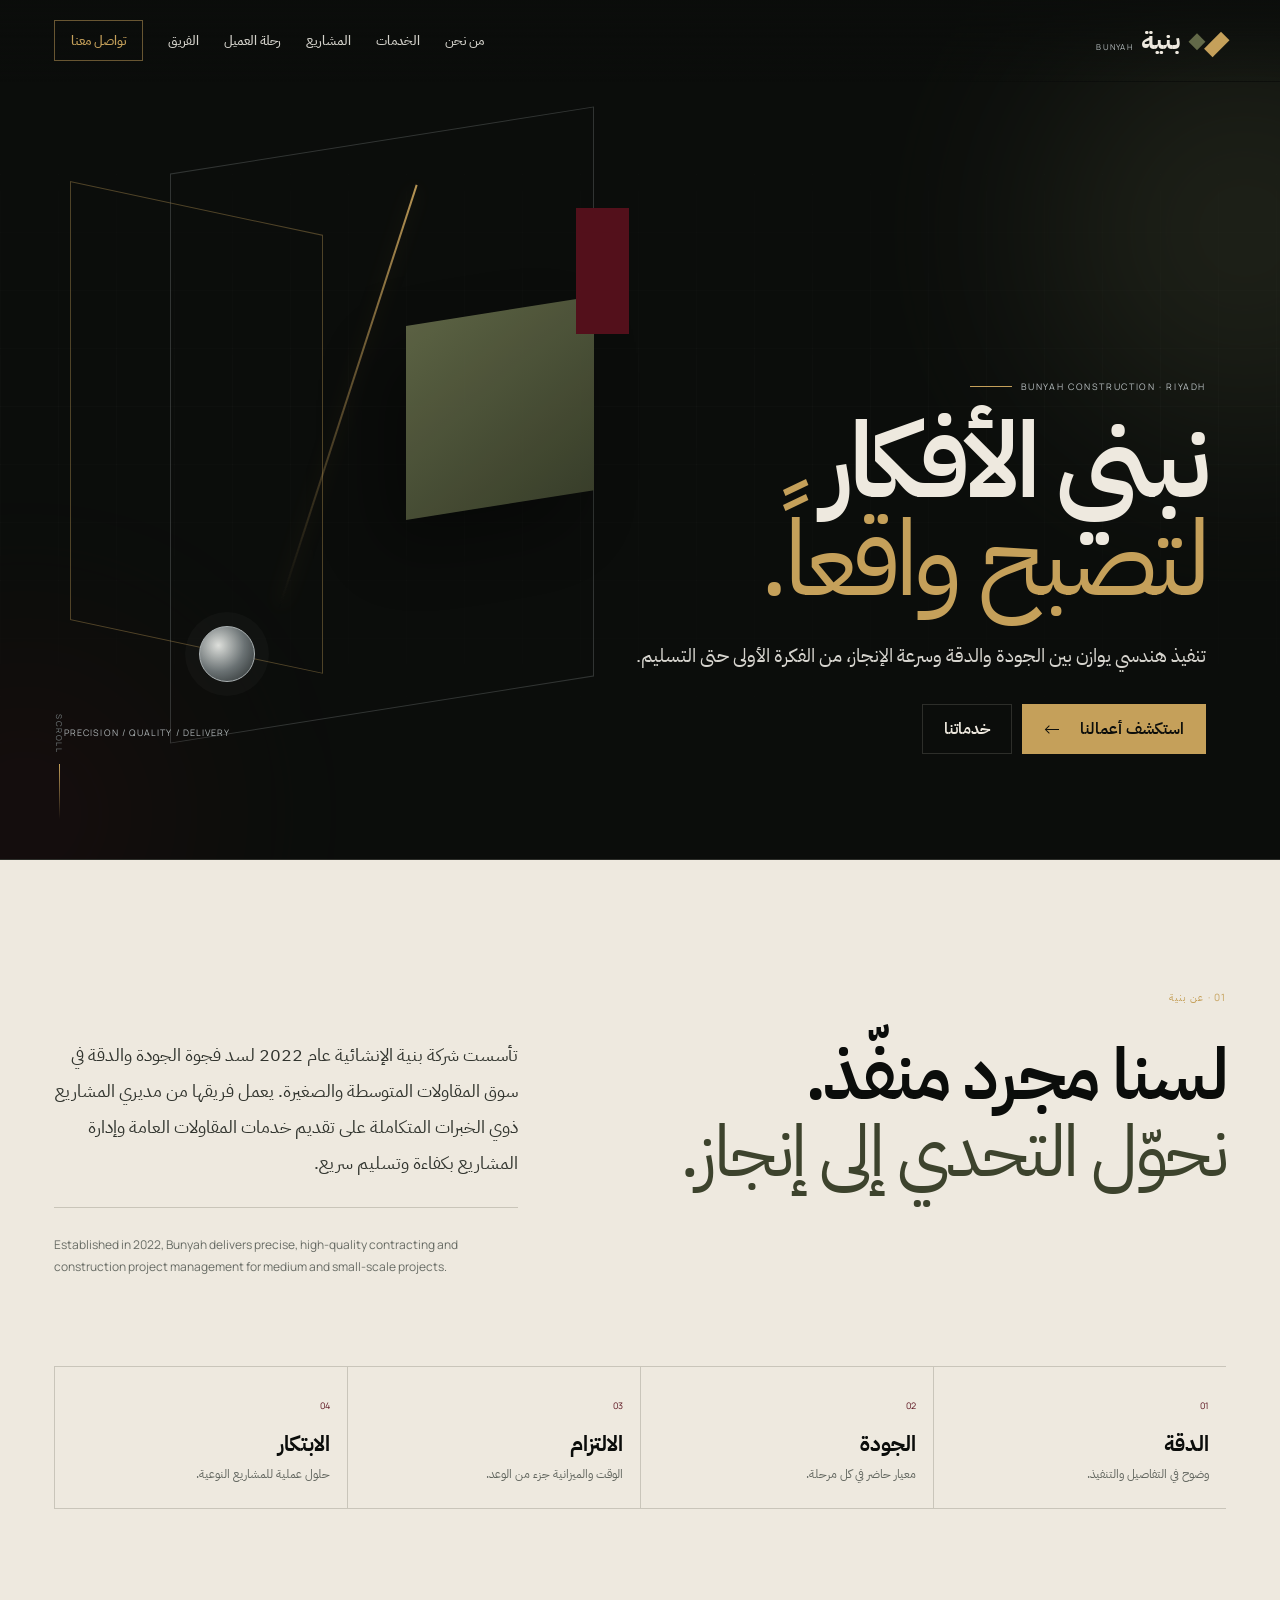
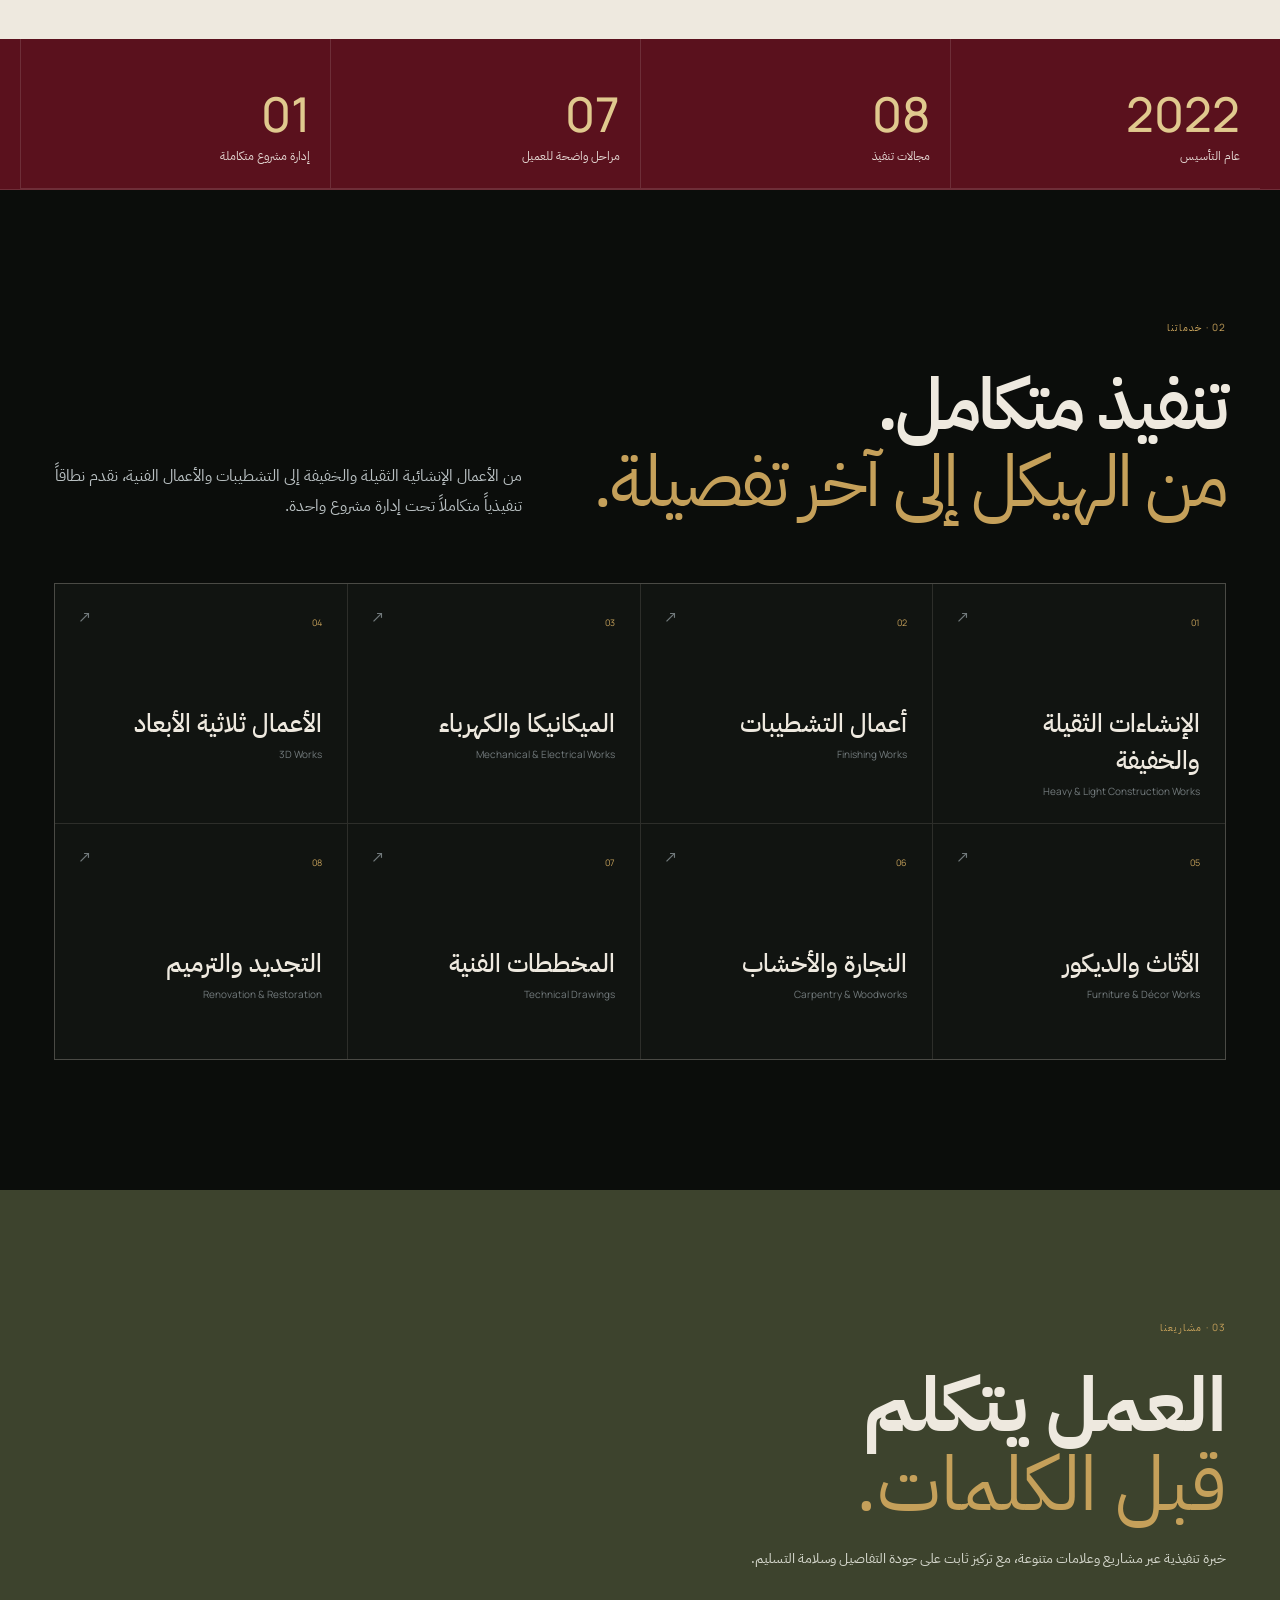
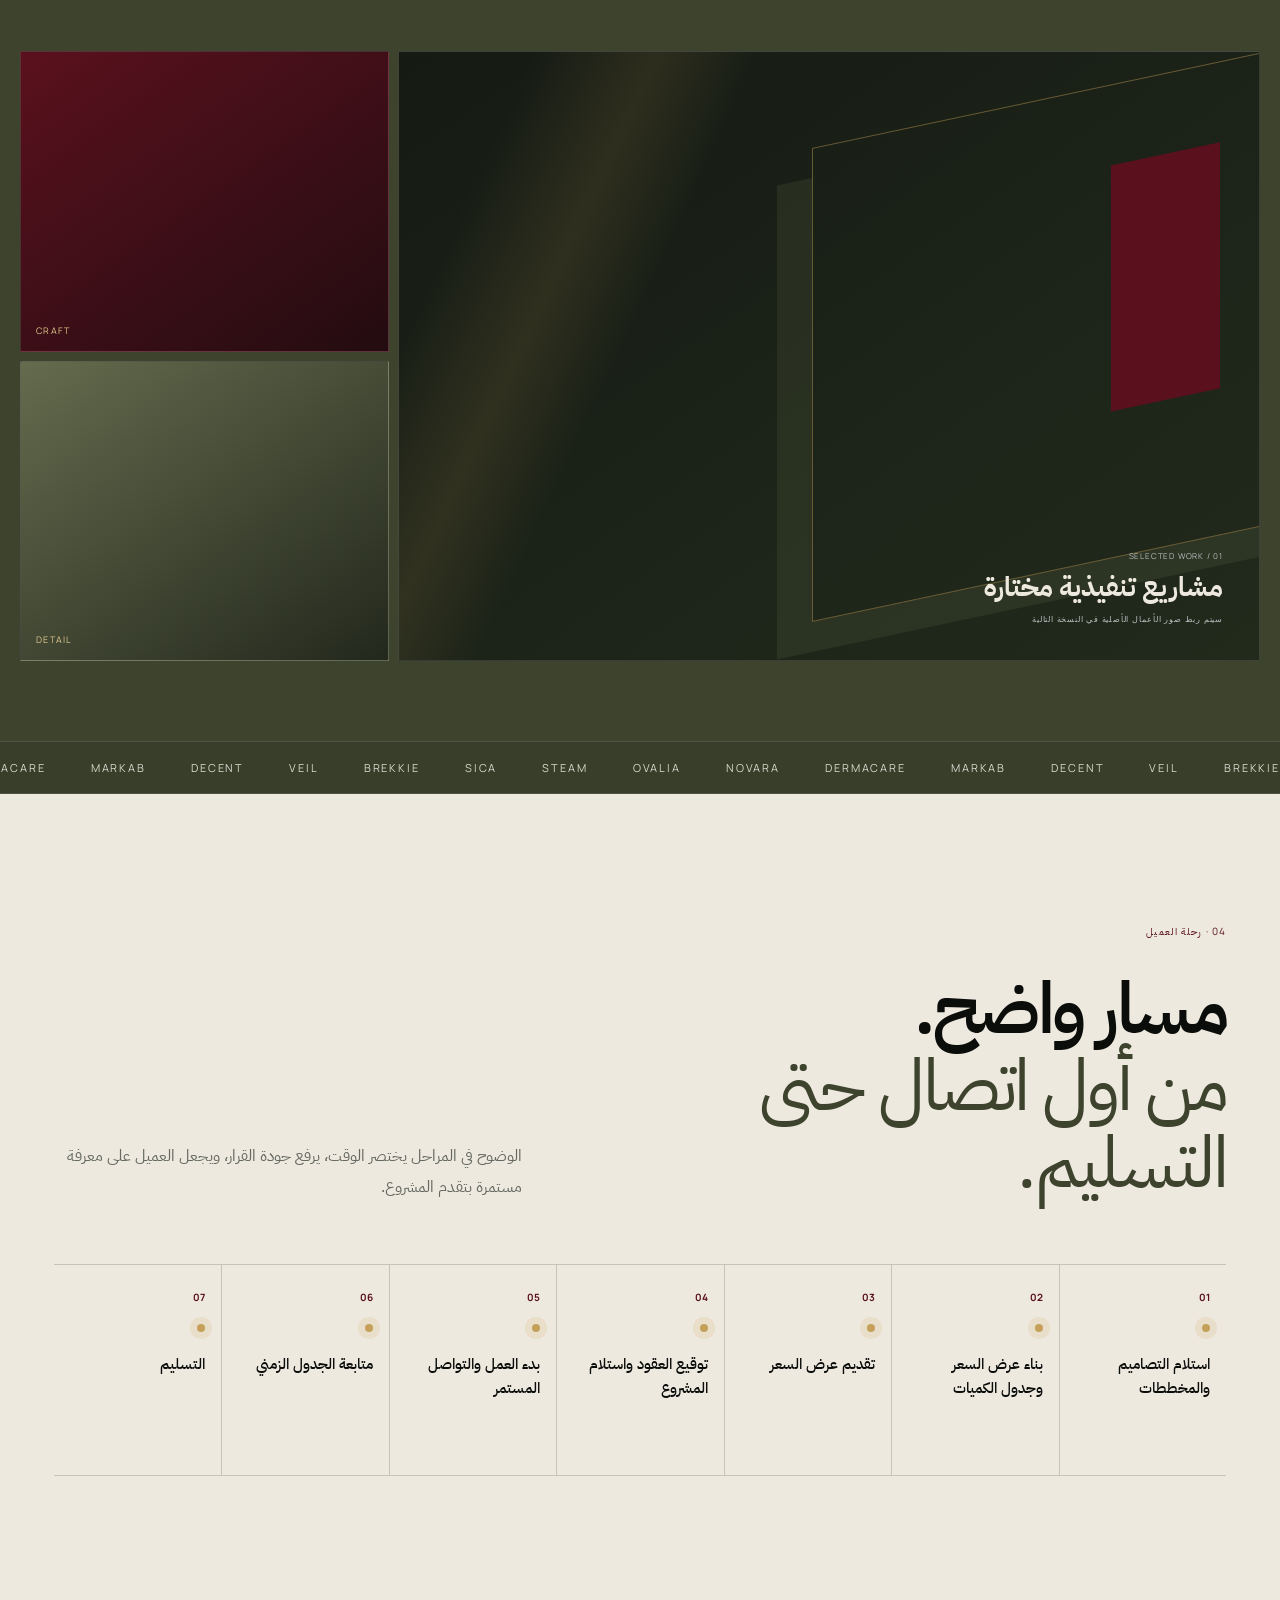
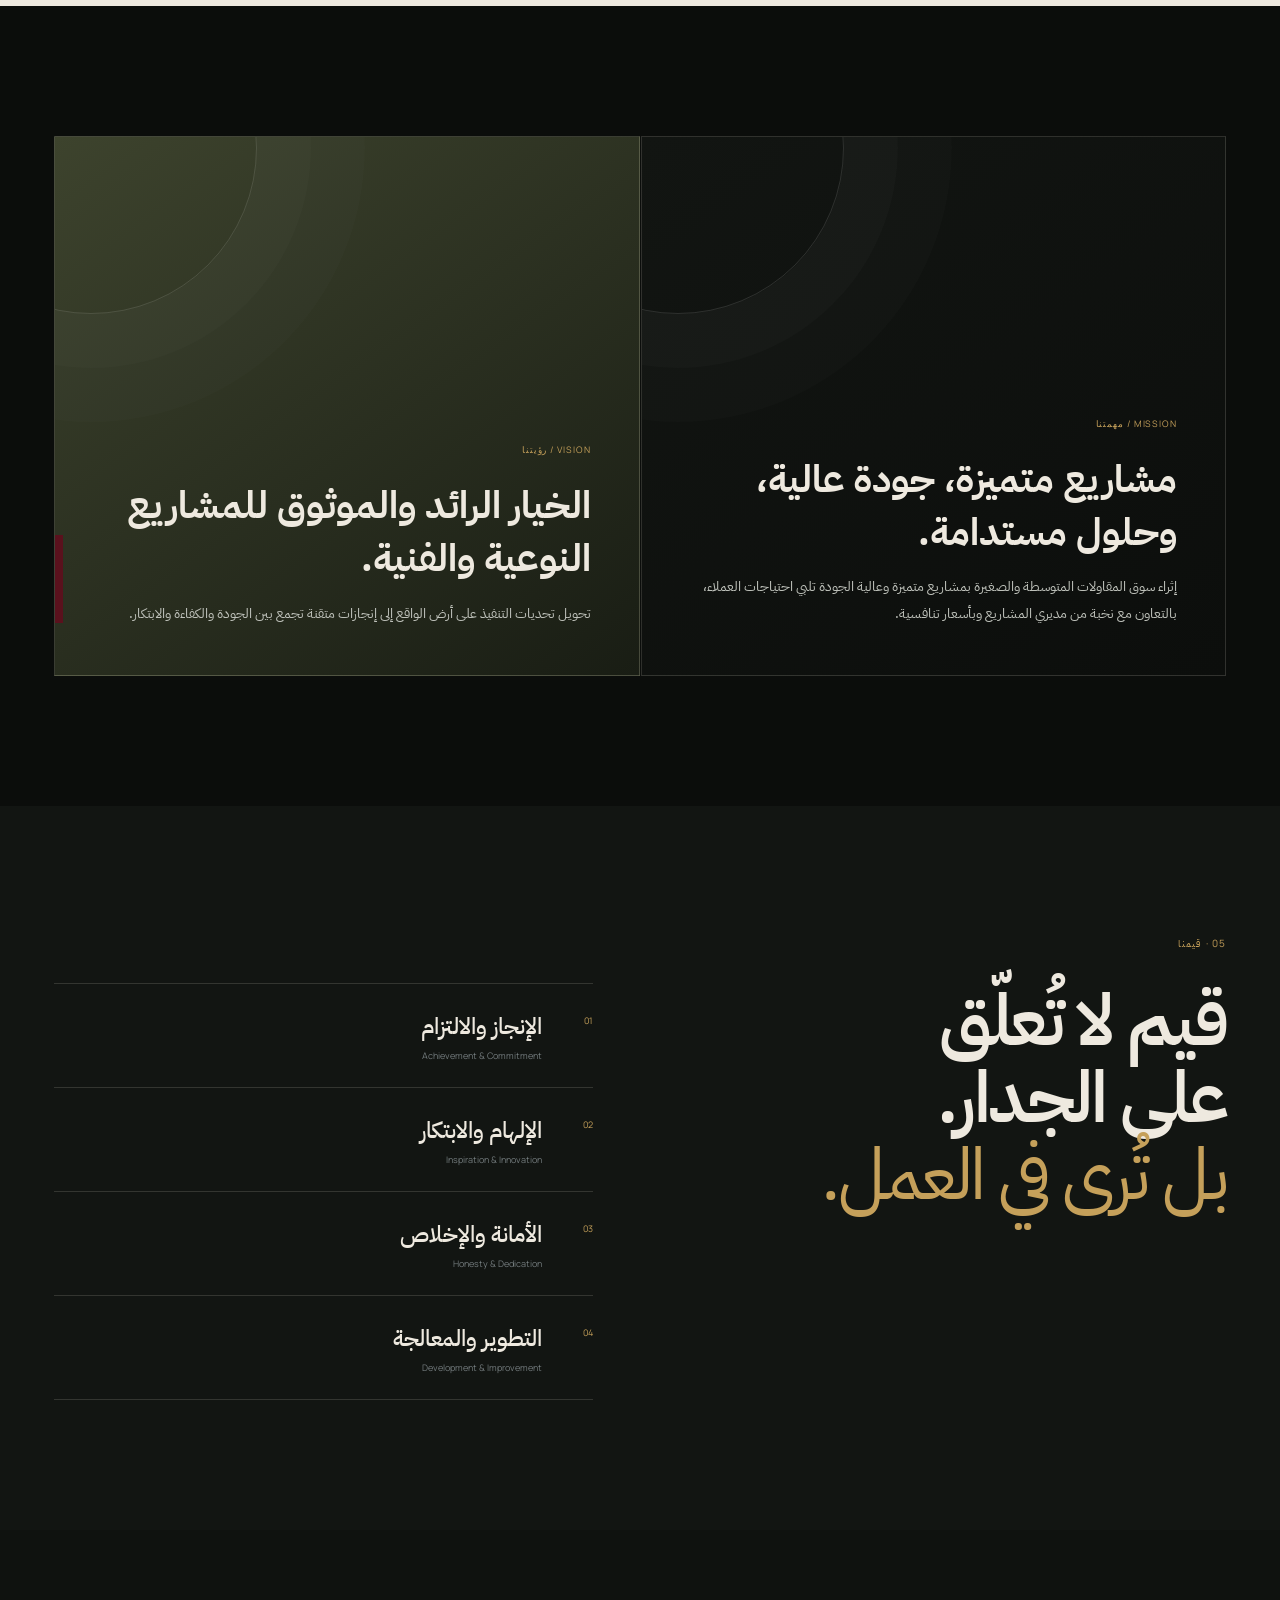
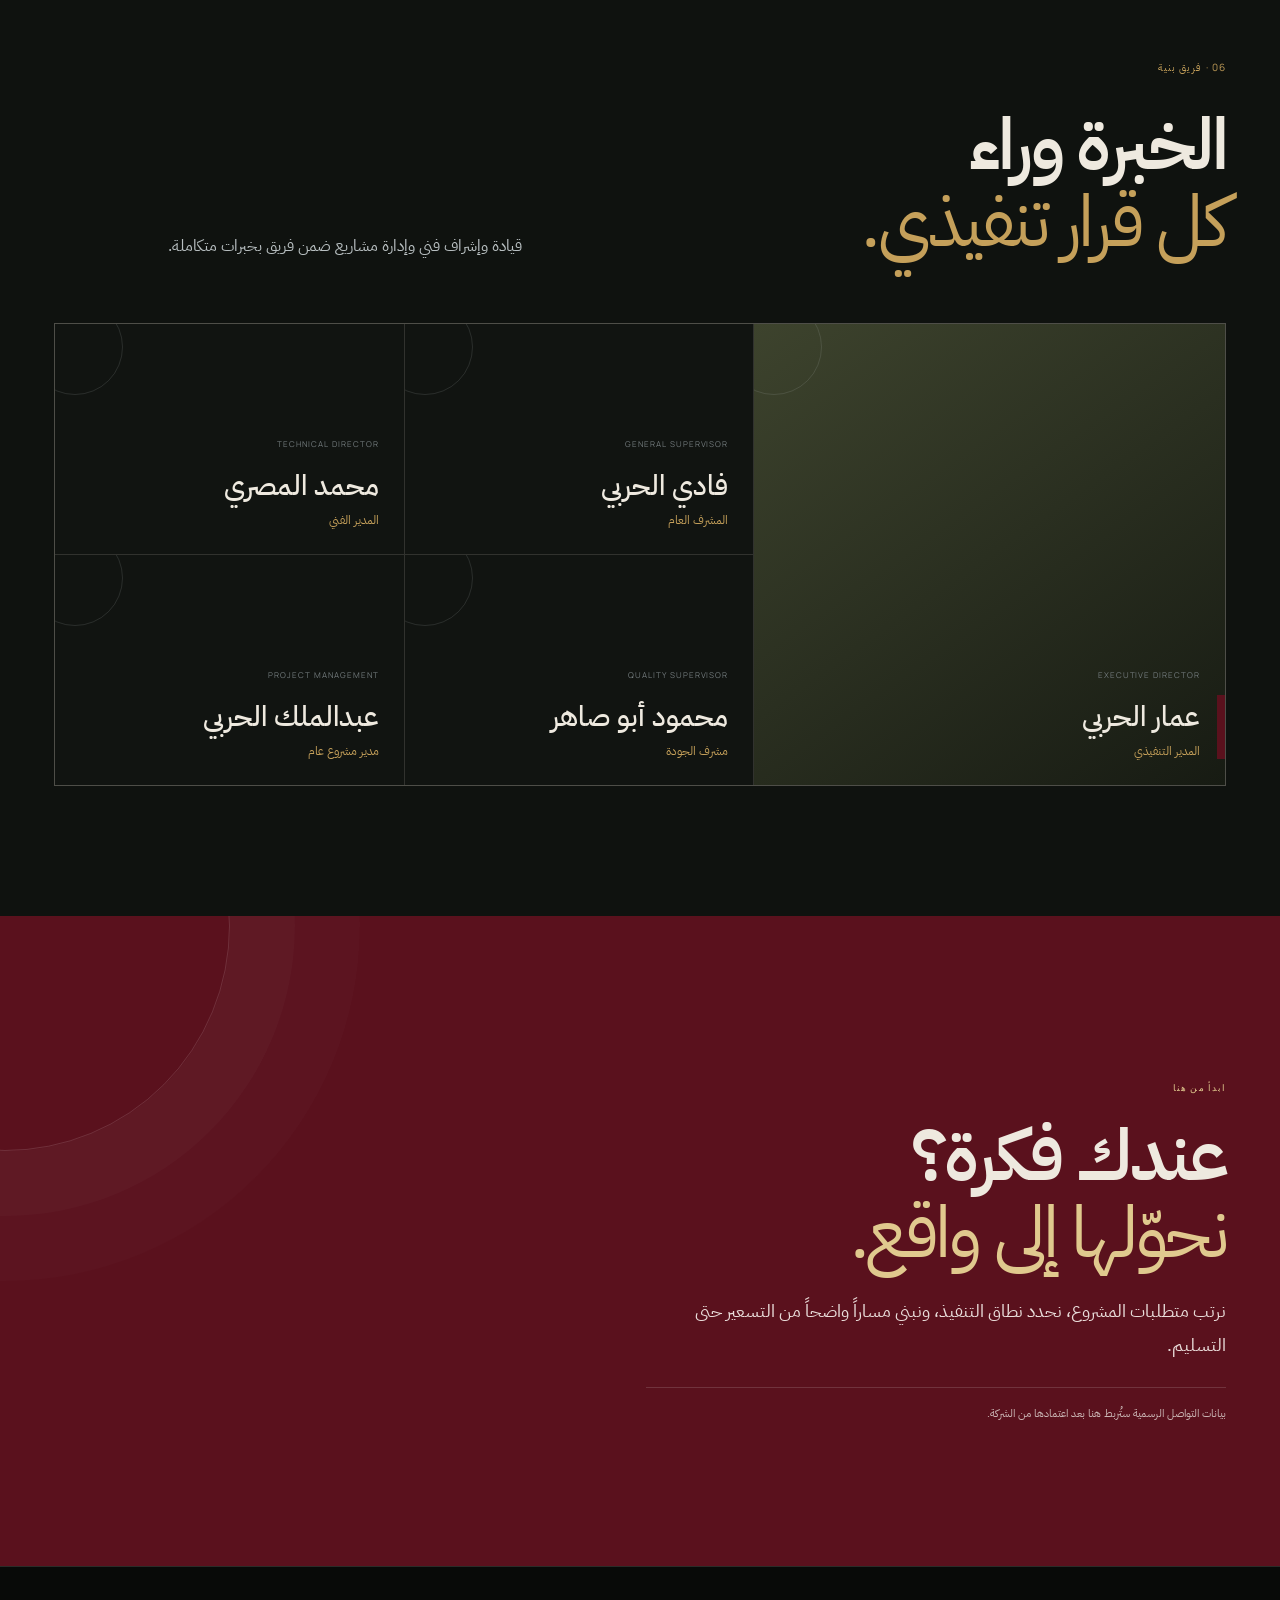
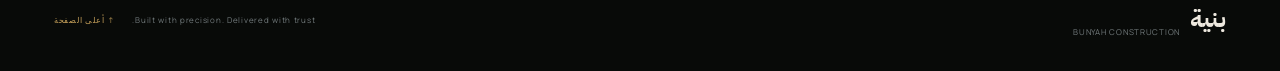
<file: index.html>
<!doctype html>
<html lang="ar" dir="rtl">
<head>
  <meta charset="utf-8" />
  <meta name="viewport" content="width=device-width,initial-scale=1,viewport-fit=cover" />
  <meta name="theme-color" content="#0b0d0b" />
  <meta name="description" content="بنية للإنشاءات — مقاولات عامة، إدارة مشاريع، تشطيبات، أعمال ميكانيكية وكهربائية وحلول تنفيذ متخصصة." />
  <title>بنية للإنشاءات | BUNYAH</title>
  <link rel="preconnect" href="https://fonts.googleapis.com">
  <link rel="preconnect" href="https://fonts.gstatic.com" crossorigin>
  <link href="https://fonts.googleapis.com/css2?family=IBM+Plex+Sans+Arabic:wght@300;400;500;600;700&family=Manrope:wght@400;500;600;700&display=swap" rel="stylesheet">
  <link rel="stylesheet" href="styles.css" />
</head>
<body>
  <header class="site-header" id="top">
    <a class="brand" href="#top" aria-label="بنية - الصفحة الرئيسية">
      <span class="brand-mark" aria-hidden="true"><i></i><i></i></span>
      <span class="brand-name"><b>بنية</b><small>BUNYAH</small></span>
    </a>

    <button class="menu-toggle" type="button" aria-label="فتح القائمة" aria-expanded="false">
      <span></span><span></span>
    </button>

    <nav class="main-nav" aria-label="التنقل الرئيسي">
      <a href="#about">من نحن</a>
      <a href="#services">الخدمات</a>
      <a href="#projects">المشاريع</a>
      <a href="#journey">رحلة العميل</a>
      <a href="#team">الفريق</a>
      <a href="#contact" class="nav-cta">تواصل معنا</a>
    </nav>
  </header>

  <main>
    <section class="hero" aria-labelledby="hero-title">
      <div class="hero-glow hero-glow-a"></div>
      <div class="hero-glow hero-glow-b"></div>

      <div class="hero-content reveal">
        <p class="eyebrow"><span></span>BUNYAH CONSTRUCTION · RIYADH</p>
        <h1 id="hero-title">نبني الأفكار<br><em>لتصبح واقعاً.</em></h1>
        <p class="hero-copy">تنفيذ هندسي يوازن بين الجودة والدقة وسرعة الإنجاز، من الفكرة الأولى حتى التسليم.</p>
        <div class="hero-actions">
          <a class="btn btn-primary" href="#projects">استكشف أعمالنا <b>←</b></a>
          <a class="btn btn-ghost" href="#services">خدماتنا</a>
        </div>
      </div>

      <div class="hero-architecture" aria-hidden="true">
        <div class="arch-frame arch-frame-1"></div>
        <div class="arch-frame arch-frame-2"></div>
        <div class="arch-gold-line"></div>
        <div class="arch-olive-block"></div>
        <div class="arch-oxblood"></div>
        <div class="arch-metal"></div>
        <p>PRECISION / QUALITY / DELIVERY</p>
      </div>

      <div class="scroll-note" aria-hidden="true"><span></span> SCROLL</div>
    </section>

    <section class="statement section-pad reveal" id="about">
      <div class="section-kicker">01 · عن بنية</div>
      <div class="statement-grid">
        <h2>لسنا مجرد منفّذ.<br><em>نحوّل التحدي إلى إنجاز.</em></h2>
        <div class="statement-copy">
          <p>تأسست شركة بنية الإنشائية عام 2022 لسد فجوة الجودة والدقة في سوق المقاولات المتوسطة والصغيرة. يعمل فريقها من مديري المشاريع ذوي الخبرات المتكاملة على تقديم خدمات المقاولات العامة وإدارة المشاريع بكفاءة وتسليم سريع.</p>
          <div class="mini-rule"></div>
          <p class="english-copy" dir="ltr">Established in 2022, Bunyah delivers precise, high-quality contracting and construction project management for medium and small-scale projects.</p>
        </div>
      </div>

      <div class="principles-strip">
        <article><span>01</span><h3>الدقة</h3><p>وضوح في التفاصيل والتنفيذ.</p></article>
        <article><span>02</span><h3>الجودة</h3><p>معيار حاضر في كل مرحلة.</p></article>
        <article><span>03</span><h3>الالتزام</h3><p>الوقت والميزانية جزء من الوعد.</p></article>
        <article><span>04</span><h3>الابتكار</h3><p>حلول عملية للمشاريع النوعية.</p></article>
      </div>
    </section>

    <section class="facts" aria-label="أرقام بنية">
      <article><strong>2022</strong><span>عام التأسيس</span></article>
      <article><strong>08</strong><span>مجالات تنفيذ</span></article>
      <article><strong>07</strong><span>مراحل واضحة للعميل</span></article>
      <article><strong>01</strong><span>إدارة مشروع متكاملة</span></article>
    </section>

    <section class="services section-pad" id="services">
      <div class="section-heading reveal">
        <div>
          <div class="section-kicker">02 · خدماتنا</div>
          <h2>تنفيذ متكامل.<br><em>من الهيكل إلى آخر تفصيلة.</em></h2>
        </div>
        <p>من الأعمال الإنشائية الثقيلة والخفيفة إلى التشطيبات والأعمال الفنية، نقدم نطاقاً تنفيذياً متكاملاً تحت إدارة مشروع واحدة.</p>
      </div>

      <div class="services-grid">
        <article class="service-card reveal"><span class="service-no">01</span><h3>الإنشاءات الثقيلة والخفيفة</h3><p>Heavy &amp; Light Construction Works</p><i>↗</i></article>
        <article class="service-card reveal"><span class="service-no">02</span><h3>أعمال التشطيبات</h3><p>Finishing Works</p><i>↗</i></article>
        <article class="service-card reveal"><span class="service-no">03</span><h3>الميكانيكا والكهرباء</h3><p>Mechanical &amp; Electrical Works</p><i>↗</i></article>
        <article class="service-card reveal"><span class="service-no">04</span><h3>الأعمال ثلاثية الأبعاد</h3><p>3D Works</p><i>↗</i></article>
        <article class="service-card reveal"><span class="service-no">05</span><h3>الأثاث والديكور</h3><p>Furniture &amp; Décor Works</p><i>↗</i></article>
        <article class="service-card reveal"><span class="service-no">06</span><h3>النجارة والأخشاب</h3><p>Carpentry &amp; Woodworks</p><i>↗</i></article>
        <article class="service-card reveal"><span class="service-no">07</span><h3>المخططات الفنية</h3><p>Technical Drawings</p><i>↗</i></article>
        <article class="service-card reveal"><span class="service-no">08</span><h3>التجديد والترميم</h3><p>Renovation &amp; Restoration</p><i>↗</i></article>
      </div>
    </section>

    <section class="projects" id="projects">
      <div class="projects-intro section-pad reveal">
        <div class="section-kicker">03 · مشاريعنا</div>
        <h2>العمل يتكلم<br><em>قبل الكلمات.</em></h2>
        <p>خبرة تنفيذية عبر مشاريع وعلامات متنوعة، مع تركيز ثابت على جودة التفاصيل وسلامة التسليم.</p>
      </div>

      <div class="project-stage" aria-label="معرض المشاريع">
        <article class="project-tile project-main reveal">
          <div class="project-geometry geometry-a"></div>
          <div class="project-label"><span>SELECTED WORK / 01</span><strong>مشاريع تنفيذية مختارة</strong><small>سيتم ربط صور الأعمال الأصلية في النسخة التالية</small></div>
        </article>
        <article class="project-tile project-side-a reveal"><span>CRAFT</span></article>
        <article class="project-tile project-side-b reveal"><span>DETAIL</span></article>
      </div>

      <div class="client-marquee" aria-label="نماذج من العلامات والمشاريع">
        <div class="marquee-track">
          <span>SICA</span><span>STEAM</span><span>OVALIA</span><span>NOVARA</span><span>DERMACARE</span><span>MARKAB</span><span>DECENT</span><span>VEIL</span><span>BREKKIE</span>
          <span>SICA</span><span>STEAM</span><span>OVALIA</span><span>NOVARA</span><span>DERMACARE</span><span>MARKAB</span><span>DECENT</span><span>VEIL</span><span>BREKKIE</span>
        </div>
      </div>
    </section>

    <section class="journey section-pad" id="journey">
      <div class="section-heading reveal">
        <div>
          <div class="section-kicker">04 · رحلة العميل</div>
          <h2>مسار واضح.<br><em>من أول اتصال حتى التسليم.</em></h2>
        </div>
        <p>الوضوح في المراحل يختصر الوقت، يرفع جودة القرار، ويجعل العميل على معرفة مستمرة بتقدم المشروع.</p>
      </div>

      <div class="timeline">
        <article class="reveal"><b>01</b><span></span><h3>استلام التصاميم والمخططات</h3></article>
        <article class="reveal"><b>02</b><span></span><h3>بناء عرض السعر وجدول الكميات</h3></article>
        <article class="reveal"><b>03</b><span></span><h3>تقديم عرض السعر</h3></article>
        <article class="reveal"><b>04</b><span></span><h3>توقيع العقود واستلام المشروع</h3></article>
        <article class="reveal"><b>05</b><span></span><h3>بدء العمل والتواصل المستمر</h3></article>
        <article class="reveal"><b>06</b><span></span><h3>متابعة الجدول الزمني</h3></article>
        <article class="reveal"><b>07</b><span></span><h3>التسليم</h3></article>
      </div>
    </section>

    <section class="identity section-pad">
      <article class="identity-panel mission reveal">
        <span>MISSION / مهمتنا</span>
        <h2>مشاريع متميزة، جودة عالية، وحلول مستدامة.</h2>
        <p>إثراء سوق المقاولات المتوسطة والصغيرة بمشاريع متميزة وعالية الجودة تلبي احتياجات العملاء، بالتعاون مع نخبة من مديري المشاريع وبأسعار تنافسية.</p>
      </article>
      <article class="identity-panel vision reveal">
        <span>VISION / رؤيتنا</span>
        <h2>الخيار الرائد والموثوق للمشاريع النوعية والفنية.</h2>
        <p>تحويل تحديات التنفيذ على أرض الواقع إلى إنجازات متقنة تجمع بين الجودة والكفاءة والابتكار.</p>
      </article>
    </section>

    <section class="values section-pad">
      <div class="section-kicker reveal">05 · قيمنا</div>
      <div class="values-grid">
        <h2 class="reveal">قيم لا تُعلّق<br>على الجدار.<br><em>بل تُرى في العمل.</em></h2>
        <div class="values-list">
          <article class="reveal"><span>01</span><h3>الإنجاز والالتزام</h3><p>Achievement &amp; Commitment</p></article>
          <article class="reveal"><span>02</span><h3>الإلهام والابتكار</h3><p>Inspiration &amp; Innovation</p></article>
          <article class="reveal"><span>03</span><h3>الأمانة والإخلاص</h3><p>Honesty &amp; Dedication</p></article>
          <article class="reveal"><span>04</span><h3>التطوير والمعالجة</h3><p>Development &amp; Improvement</p></article>
        </div>
      </div>
    </section>

    <section class="team section-pad" id="team">
      <div class="section-heading reveal">
        <div>
          <div class="section-kicker">06 · فريق بنية</div>
          <h2>الخبرة وراء<br><em>كل قرار تنفيذي.</em></h2>
        </div>
        <p>قيادة وإشراف فني وإدارة مشاريع ضمن فريق بخبرات متكاملة.</p>
      </div>
      <div class="team-grid">
        <article class="team-card executive reveal"><span>EXECUTIVE DIRECTOR</span><h3>عمار الحربي</h3><p>المدير التنفيذي</p></article>
        <article class="team-card reveal"><span>GENERAL SUPERVISOR</span><h3>فادي الحربي</h3><p>المشرف العام</p></article>
        <article class="team-card reveal"><span>TECHNICAL DIRECTOR</span><h3>محمد المصري</h3><p>المدير الفني</p></article>
        <article class="team-card reveal"><span>QUALITY SUPERVISOR</span><h3>محمود أبو صاهر</h3><p>مشرف الجودة</p></article>
        <article class="team-card reveal"><span>PROJECT MANAGEMENT</span><h3>عبدالملك الحربي</h3><p>مدير مشروع عام</p></article>
      </div>
    </section>

    <section class="contact section-pad" id="contact">
      <div class="contact-orbit" aria-hidden="true"></div>
      <div class="contact-content reveal">
        <span>ابدأ من هنا</span>
        <h2>عندك فكرة؟<br><em>نحوّلها إلى واقع.</em></h2>
        <p>نرتب متطلبات المشروع، نحدد نطاق التنفيذ، ونبني مساراً واضحاً من التسعير حتى التسليم.</p>
        <p class="contact-note">بيانات التواصل الرسمية ستُربط هنا بعد اعتمادها من الشركة.</p>
      </div>
    </section>
  </main>

  <footer class="site-footer">
    <div><strong>بنية</strong><span>BUNYAH CONSTRUCTION</span></div>
    <p>Built with precision. Delivered with trust.</p>
    <a href="#top">↑ أعلى الصفحة</a>
  </footer>

  <script src="script.js"></script>
</body>
</html>
</file>
<file: styles.css>
:root{
  --black:#0b0d0b;
  --black-2:#111411;
  --black-3:#171a17;
  --olive:#626948;
  --olive-dark:#3d432d;
  --olive-deep:#252a1d;
  --gold:#c5a05a;
  --gold-soft:#e0c98e;
  --silver:#b9c0c2;
  --silver-dark:#737b7d;
  --oxblood:#5a111d;
  --ivory:#eee9df;
  --white:#f8f5ee;
  --line:rgba(238,233,223,.15);
  --max:1240px;
}

*{box-sizing:border-box}
html{scroll-behavior:smooth;background:var(--black)}
body{margin:0;background:var(--black);color:var(--ivory);font-family:"IBM Plex Sans Arabic",system-ui,sans-serif;overflow-x:hidden}
body.menu-open{overflow:hidden}
a{color:inherit;text-decoration:none}
button{font:inherit}
::selection{background:var(--gold);color:var(--black)}

.site-header{position:fixed;z-index:50;top:0;left:0;right:0;height:74px;display:flex;align-items:center;justify-content:space-between;padding:0 20px;background:linear-gradient(180deg,rgba(11,13,11,.86),rgba(11,13,11,0));border-bottom:1px solid transparent;transition:.3s ease}
.site-header.scrolled{height:66px;background:rgba(11,13,11,.9);backdrop-filter:blur(16px);border-color:var(--line)}
.brand{z-index:4;display:flex;align-items:center;gap:12px}
.brand-mark{position:relative;width:34px;height:34px;display:block;transform:rotate(45deg)}
.brand-mark i{position:absolute;display:block;background:var(--gold)}
.brand-mark i:first-child{width:12px;height:24px;right:3px;top:2px}
.brand-mark i:last-child{width:12px;height:12px;left:3px;bottom:2px;background:var(--olive)}
.brand-name{display:flex;align-items:flex-end;gap:8px;line-height:1}
.brand-name b{font-size:26px}
.brand-name small{font-family:Manrope,sans-serif;color:var(--silver);font-size:8px;letter-spacing:.16em;padding-bottom:3px}
.menu-toggle{z-index:4;width:44px;height:44px;border:0;background:transparent;display:flex;flex-direction:column;align-items:flex-end;justify-content:center;gap:7px;cursor:pointer}
.menu-toggle span{height:1px;background:var(--ivory);display:block;transition:.25s}
.menu-toggle span:first-child{width:27px}.menu-toggle span:last-child{width:19px}
.menu-open .menu-toggle span:first-child{width:25px;transform:translateY(4px) rotate(45deg)}
.menu-open .menu-toggle span:last-child{width:25px;transform:translateY(-4px) rotate(-45deg)}
.main-nav{position:fixed;inset:0;background:rgba(11,13,11,.985);display:flex;flex-direction:column;align-items:center;justify-content:center;gap:25px;opacity:0;visibility:hidden;transform:translateY(-10px);transition:.3s}
.menu-open .main-nav{opacity:1;visibility:visible;transform:none}
.main-nav a{font-size:26px;font-weight:500}.main-nav .nav-cta{color:var(--gold)}

.hero{position:relative;min-height:100svh;display:flex;align-items:flex-end;padding:126px 21px 70px;overflow:hidden;border-bottom:1px solid var(--line)}
.hero:after{content:"";position:absolute;inset:0;background:linear-gradient(90deg,rgba(255,255,255,.016) 1px,transparent 1px),linear-gradient(rgba(255,255,255,.016) 1px,transparent 1px);background-size:58px 58px;mask-image:linear-gradient(to bottom,transparent 8%,#000 46%,transparent 96%);pointer-events:none}
.hero-glow{position:absolute;border-radius:50%;filter:blur(100px);pointer-events:none}
.hero-glow-a{width:410px;height:410px;background:var(--olive);opacity:.22;top:3%;right:-170px}
.hero-glow-b{width:290px;height:290px;background:var(--oxblood);opacity:.18;left:-120px;bottom:-100px}
.hero-content{position:relative;z-index:4;max-width:760px}
.eyebrow{font-family:Manrope,sans-serif;font-size:9px;letter-spacing:.18em;color:var(--silver);direction:ltr;display:flex;align-items:center;justify-content:flex-end;gap:9px;margin:0 0 20px}
.eyebrow span{width:42px;height:1px;background:var(--gold);display:block}
h1,h2,h3,p{margin-top:0}
.hero h1{font-size:clamp(51px,13vw,105px);line-height:.94;letter-spacing:-.045em;margin:0 0 28px;font-weight:600}
.hero h1 em,.section-heading h2 em,.statement h2 em,.values h2 em,.contact h2 em{font-style:normal;color:var(--gold);font-weight:400}
.hero-copy{max-width:570px;color:#d6d4ce;font-size:17px;line-height:1.9;margin-bottom:30px}
.hero-actions{display:flex;flex-wrap:wrap;gap:10px}
.btn{min-height:50px;padding:0 21px;border:1px solid var(--line);display:inline-flex;align-items:center;justify-content:center;gap:20px;font-weight:600;transition:.25s}
.btn b{font-size:20px;font-weight:300}.btn-primary{background:var(--gold);border-color:var(--gold);color:var(--black)}.btn-primary:hover{background:var(--gold-soft);transform:translateY(-2px)}.btn-ghost:hover{border-color:var(--silver);background:rgba(255,255,255,.04)}
.hero-architecture{position:absolute;z-index:2;top:82px;left:-25px;width:58vw;height:45vh;max-width:660px;opacity:.92;transition:transform .18s ease-out}
.arch-frame{position:absolute;border:1px solid rgba(185,192,194,.24)}
.arch-frame-1{inset:0 10% 0 18%;transform:skewY(-9deg)}.arch-frame-2{width:43%;height:77%;left:1%;top:12%;border-color:rgba(197,160,90,.4);transform:skewY(12deg)}
.arch-gold-line{position:absolute;width:2px;height:78%;background:linear-gradient(var(--gold),transparent);left:48%;top:6%;transform:rotate(18deg);box-shadow:0 0 22px rgba(197,160,90,.3)}
.arch-olive-block{position:absolute;width:32%;height:34%;background:linear-gradient(145deg,var(--olive),var(--olive-dark));right:10%;top:30%;box-shadow:-22px 28px 70px rgba(0,0,0,.4);transform:skewY(-9deg)}
.arch-oxblood{position:absolute;width:9%;height:22%;background:var(--oxblood);right:4%;top:12%}
.arch-metal{position:absolute;width:56px;height:56px;border-radius:50%;left:23%;bottom:5%;border:1px solid var(--silver);background:radial-gradient(circle at 34% 34%,#eff1ed,var(--silver-dark) 52%,#252a2a 100%);box-shadow:0 0 0 14px rgba(185,192,194,.035)}
.hero-architecture p{position:absolute;left:0;bottom:-38px;font-family:Manrope,sans-serif;color:var(--silver);font-size:9px;letter-spacing:.12em;direction:ltr}
.scroll-note{display:none}

.section-pad{padding:86px 21px}.section-kicker{font-family:Manrope,"IBM Plex Sans Arabic",sans-serif;font-size:10px;letter-spacing:.11em;color:var(--gold);margin-bottom:32px}
.statement{background:var(--ivory);color:var(--black)}
.statement-grid{display:grid;gap:25px}.statement h2,.section-heading h2,.values h2,.contact h2{font-size:clamp(37px,8vw,72px);line-height:1.07;letter-spacing:-.035em;font-weight:600;margin-bottom:0}.statement h2 em{color:var(--olive-dark)}
.statement-copy p{font-size:16px;line-height:2;color:#31342e;margin-bottom:0}.statement-copy .english-copy{font-family:Manrope,sans-serif;font-size:12px;line-height:1.85;color:#686c65;direction:ltr;text-align:left}.mini-rule{height:1px;background:#c9c5b9;margin:26px 0}
.principles-strip{margin-top:58px;border-top:1px solid #c9c5ba;display:grid;grid-template-columns:1fr 1fr}.principles-strip article{padding:23px 0;border-bottom:1px solid #c9c5ba}.principles-strip article:nth-child(odd){padding-left:14px;border-left:1px solid #c9c5ba}.principles-strip span{font-family:Manrope,sans-serif;font-size:9px;color:var(--oxblood)}.principles-strip h3{font-size:21px;margin:12px 0 5px}.principles-strip p{font-size:12px;color:#62665f;margin:0}

.facts{display:grid;grid-template-columns:1fr 1fr;background:var(--oxblood);border-bottom:1px solid rgba(255,255,255,.12)}.facts article{min-height:132px;padding:23px 20px;border-left:1px solid rgba(255,255,255,.12);border-bottom:1px solid rgba(255,255,255,.12);display:flex;flex-direction:column;justify-content:flex-end}.facts strong{font-family:Manrope,sans-serif;font-size:38px;font-weight:500;color:var(--gold-soft);line-height:1}.facts span{font-size:12px;margin-top:9px;color:#e4d8d3}

.services{background:var(--black)}.section-heading{display:grid;gap:18px;margin-bottom:40px}.section-heading>p{color:var(--silver);line-height:1.9;font-size:14px;max-width:530px;margin:0}
.services-grid{display:grid;grid-template-columns:1fr;gap:1px;background:var(--line);border:1px solid var(--line)}.service-card{position:relative;min-height:184px;background:var(--black-2);padding:25px;overflow:hidden;transition:.3s}.service-card:before{content:"";position:absolute;width:140px;height:140px;border-radius:50%;background:var(--olive);filter:blur(52px);opacity:0;left:-55px;bottom:-55px;transition:.35s}.service-card:hover{background:#151915}.service-card:hover:before{opacity:.24}.service-no{font-family:Manrope,sans-serif;color:var(--gold);font-size:9px}.service-card h3{position:relative;font-size:22px;margin:39px 0 5px;font-weight:500}.service-card p{position:relative;font-family:Manrope,sans-serif;color:var(--silver-dark);font-size:10px;margin:0;direction:ltr;text-align:right}.service-card i{position:absolute;left:23px;top:21px;font-style:normal;color:var(--silver-dark);font-size:17px;transition:.25s}.service-card:hover i{color:var(--gold);transform:translate(2px,-2px)}

.projects{background:var(--olive-dark);overflow:hidden}.projects-intro h2{font-size:clamp(40px,9vw,76px);line-height:1.04;margin:0 0 20px}.projects-intro h2 em{font-style:normal;color:var(--gold);font-weight:400}.projects-intro p{max-width:540px;color:#d5d7cc;line-height:1.9;font-size:14px}.project-stage{margin:0 21px 56px;display:grid;grid-template-columns:1fr 1fr;grid-template-rows:315px 150px;gap:9px}.project-tile{position:relative;overflow:hidden;border:1px solid rgba(255,255,255,.15);background:#151a13}.project-main{grid-column:1/-1;background:linear-gradient(145deg,#151a13,#222a1c)}.project-main:after{content:"";position:absolute;inset:0;background:linear-gradient(115deg,transparent 38%,rgba(197,160,90,.13) 49%,transparent 58%);transform:translateX(-35%)}.geometry-a{position:absolute;width:58%;height:78%;right:-6%;top:7%;border:1px solid rgba(197,160,90,.45);transform:skewY(-12deg);box-shadow:-35px 30px 0 rgba(98,105,72,.2)}.geometry-a:after{content:"";position:absolute;width:22%;height:52%;background:var(--oxblood);right:18%;top:17%}.project-label{position:absolute;z-index:3;right:22px;bottom:24px;display:flex;flex-direction:column;gap:6px}.project-label span,.project-label small{font-family:Manrope,sans-serif;font-size:8px;letter-spacing:.1em;color:var(--silver)}.project-label strong{font-size:20px}.project-side-a{background:linear-gradient(145deg,var(--oxblood),#230c11)}.project-side-b{background:linear-gradient(145deg,#656b4d,#23281d)}.project-side-a span,.project-side-b span{position:absolute;left:15px;bottom:14px;font-family:Manrope,sans-serif;font-size:9px;letter-spacing:.14em;color:var(--gold-soft)}
.client-marquee{border-top:1px solid rgba(255,255,255,.12);border-bottom:1px solid rgba(255,255,255,.12);padding:18px 0;overflow:hidden;background:rgba(0,0,0,.08)}.marquee-track{width:max-content;display:flex;gap:45px;animation:marquee 26s linear infinite;direction:ltr}.marquee-track span{font-family:Manrope,sans-serif;font-size:11px;letter-spacing:.17em;color:#d9d7ce}@keyframes marquee{to{transform:translateX(-50%)}}

.journey{background:var(--ivory);color:var(--black)}.journey .section-kicker{color:var(--oxblood)}.journey .section-heading>p{color:#656961}.journey .section-heading h2 em{color:var(--olive-dark)}.timeline{margin-top:52px;border-top:1px solid #c7c3b8}.timeline article{display:grid;grid-template-columns:43px 19px 1fr;align-items:center;gap:13px;min-height:92px;border-bottom:1px solid #c7c3b8}.timeline b{font-family:Manrope,sans-serif;font-size:10px;color:var(--oxblood)}.timeline span{width:8px;height:8px;border-radius:50%;background:var(--gold);box-shadow:0 0 0 7px rgba(197,160,90,.16)}.timeline h3{font-size:16px;margin:0;font-weight:500}

.identity{background:var(--black);display:grid;gap:1px}.identity-panel{position:relative;min-height:410px;padding:34px 25px;display:flex;flex-direction:column;justify-content:flex-end;overflow:hidden;border:1px solid var(--line)}.identity-panel:before{content:"";position:absolute;width:330px;height:330px;border-radius:50%;top:-155px;left:-130px;border:1px solid rgba(255,255,255,.12);box-shadow:0 0 0 54px rgba(255,255,255,.015),0 0 0 108px rgba(255,255,255,.01)}.identity-panel span{font-family:Manrope,sans-serif;font-size:9px;color:var(--gold);letter-spacing:.1em}.identity-panel h2{font-size:30px;line-height:1.4;margin:23px 0 15px;max-width:650px}.identity-panel p{color:#bec1ba;line-height:1.9;margin:0;max-width:650px;font-size:14px}.mission{background:linear-gradient(145deg,#121512,#0c0e0c)}.vision{background:linear-gradient(145deg,var(--olive-dark),#191d14)}.vision:after{content:"";position:absolute;width:8px;height:88px;background:var(--oxblood);left:0;bottom:52px}

.values{background:#121512}.values-grid{display:grid;gap:48px}.values-list{border-top:1px solid var(--line)}.values-list article{display:grid;grid-template-columns:34px 1fr;column-gap:17px;padding:21px 0;border-bottom:1px solid var(--line)}.values-list span{font-family:Manrope,sans-serif;color:var(--gold);font-size:9px;padding-top:5px}.values-list h3{font-size:19px;margin:0;font-weight:500}.values-list p{grid-column:2;font-family:Manrope,sans-serif;font-size:9px;color:var(--silver-dark);margin:5px 0 0;direction:ltr;text-align:right}

.team{background:#0f120f}.team-grid{display:grid;gap:1px;background:var(--line);border:1px solid var(--line)}.team-card{min-height:190px;padding:25px;background:var(--black-2);position:relative;overflow:hidden;display:flex;flex-direction:column;justify-content:flex-end}.team-card:after{content:"";position:absolute;width:94px;height:94px;border-radius:50%;border:1px solid rgba(185,192,194,.15);left:-28px;top:-25px}.team-card span{font-family:Manrope,sans-serif;color:var(--silver-dark);font-size:8px;letter-spacing:.12em}.team-card h3{font-size:24px;margin:16px 0 4px;font-weight:500}.team-card p{font-size:12px;color:var(--gold);margin:0}.team-card.executive{background:linear-gradient(145deg,var(--olive-dark),#171b13)}.team-card.executive:before{content:"";position:absolute;width:8px;height:64px;background:var(--oxblood);right:0;bottom:26px}

.contact{position:relative;background:var(--oxblood);overflow:hidden;min-height:470px;display:flex;align-items:flex-end}.contact-orbit{position:absolute;width:450px;height:450px;border-radius:50%;border:1px solid rgba(255,255,255,.13);top:-215px;left:-220px;box-shadow:0 0 0 65px rgba(255,255,255,.018),0 0 0 130px rgba(255,255,255,.012)}.contact-content{position:relative;z-index:2;max-width:750px}.contact-content>span{font-family:Manrope,sans-serif;font-size:9px;letter-spacing:.12em;color:var(--gold-soft)}.contact h2{margin:20px 0 22px}.contact h2 em{color:var(--gold-soft)}.contact p{max-width:580px;line-height:1.9;color:#eadedb;font-size:15px}.contact-note{font-size:11px!important;color:#c9b4b3!important;border-top:1px solid rgba(255,255,255,.14);padding-top:16px;margin-top:25px}

.site-footer{padding:29px 21px;background:#080a08;border-top:1px solid var(--line);display:grid;gap:18px}.site-footer>div{display:flex;align-items:flex-end;gap:10px}.site-footer strong{font-size:24px}.site-footer span,.site-footer p,.site-footer a{font-family:Manrope,sans-serif;font-size:8px;color:var(--silver-dark);letter-spacing:.09em;margin:0}.site-footer a{color:var(--gold);width:max-content}

.reveal{opacity:0;transform:translateY(20px);transition:opacity .7s ease,transform .7s ease}.reveal.visible{opacity:1;transform:none}

@media (min-width:700px){
  .site-header{padding:0 38px}.hero{padding:140px 38px 90px}.section-pad{padding:110px 38px}.principles-strip{grid-template-columns:repeat(4,1fr)}.principles-strip article{padding:25px 17px;border-left:1px solid #c9c5ba}.principles-strip article:first-child{border-right:0}.facts{grid-template-columns:repeat(4,1fr)}.facts article{min-height:150px}.services-grid{grid-template-columns:1fr 1fr}.project-stage{margin:0 38px 70px;grid-template-columns:2fr 1fr;grid-template-rows:250px 250px}.project-main{grid-column:1;grid-row:1/3}.project-side-a,.project-side-b{grid-column:2}.identity{grid-template-columns:1fr 1fr}.team-grid{grid-template-columns:repeat(2,1fr)}.team-card.executive{grid-row:span 2;min-height:381px}.site-footer{padding:34px 38px;grid-template-columns:1fr auto auto;align-items:center}
}

@media (min-width:980px){
  .site-header{height:82px;padding:0 54px}.site-header.scrolled{height:72px}.menu-toggle{display:none}.main-nav{position:static;inset:auto;background:transparent;opacity:1;visibility:visible;transform:none;flex-direction:row;gap:25px}.main-nav a{font-size:13px;color:#d3d1ca}.main-nav .nav-cta{border:1px solid rgba(197,160,90,.5);padding:10px 16px;color:var(--gold)}
  .hero{min-height:860px;padding:170px 54px 105px}.hero-content{margin-right:max(0px,calc((100vw - var(--max))/2))}.hero-copy{font-size:19px}.hero-architecture{top:140px;left:5vw;width:46vw;height:570px}.scroll-note{display:flex;position:absolute;z-index:5;bottom:40px;left:54px;align-items:center;gap:10px;font-family:Manrope,sans-serif;font-size:8px;letter-spacing:.2em;color:var(--silver-dark);writing-mode:vertical-rl}.scroll-note span{height:55px;width:1px;background:linear-gradient(var(--gold),transparent)}
  .section-pad{padding:130px max(54px,calc((100vw - var(--max))/2))}.statement-grid{grid-template-columns:1.15fr .85fr;gap:80px;align-items:start}.statement-copy p{font-size:18px}.principles-strip{margin-top:88px}.facts{padding-left:max(0px,calc((100vw - var(--max))/2));padding-right:max(0px,calc((100vw - var(--max))/2))}.facts strong{font-size:48px}
  .section-heading{grid-template-columns:1.15fr .85fr;align-items:end;gap:70px;margin-bottom:62px}.section-heading>p{font-size:16px}.services-grid{grid-template-columns:repeat(4,1fr)}.service-card{min-height:235px}.service-card h3{font-size:25px;margin-top:72px}
  .projects-intro{padding-bottom:65px}.project-stage{max-width:var(--max);margin:0 auto 80px;height:610px;grid-template-columns:2.1fr .9fr;grid-template-rows:1fr 1fr}.project-label{right:36px;bottom:36px}.project-label strong{font-size:27px}
  .timeline{display:grid;grid-template-columns:repeat(7,1fr);border-bottom:1px solid #c7c3b8}.timeline article{min-height:210px;display:flex;flex-direction:column;align-items:flex-start;justify-content:flex-start;padding:25px 16px;border-bottom:0;border-left:1px solid #c7c3b8;gap:20px}.timeline article:last-child{border-left:0}.timeline h3{font-size:15px;line-height:1.6}.identity-panel{min-height:540px;padding:48px}.identity-panel h2{font-size:38px}.values-grid{grid-template-columns:1fr 1fr;align-items:start;gap:95px}.values-list article{padding:25px 0}.values-list h3{font-size:23px}
  .team-grid{grid-template-columns:1.35fr repeat(2,1fr)}.team-card{min-height:230px}.team-card.executive{grid-row:span 2;min-height:461px}.team-card h3{font-size:28px}.contact{min-height:650px}.contact p{font-size:18px}.site-footer{padding-left:max(54px,calc((100vw - var(--max))/2));padding-right:max(54px,calc((100vw - var(--max))/2))}
}

@media (prefers-reduced-motion:reduce){html{scroll-behavior:auto}.reveal{opacity:1;transform:none;transition:none}.marquee-track{animation:none}.hero-architecture{transition:none}}
</file>
